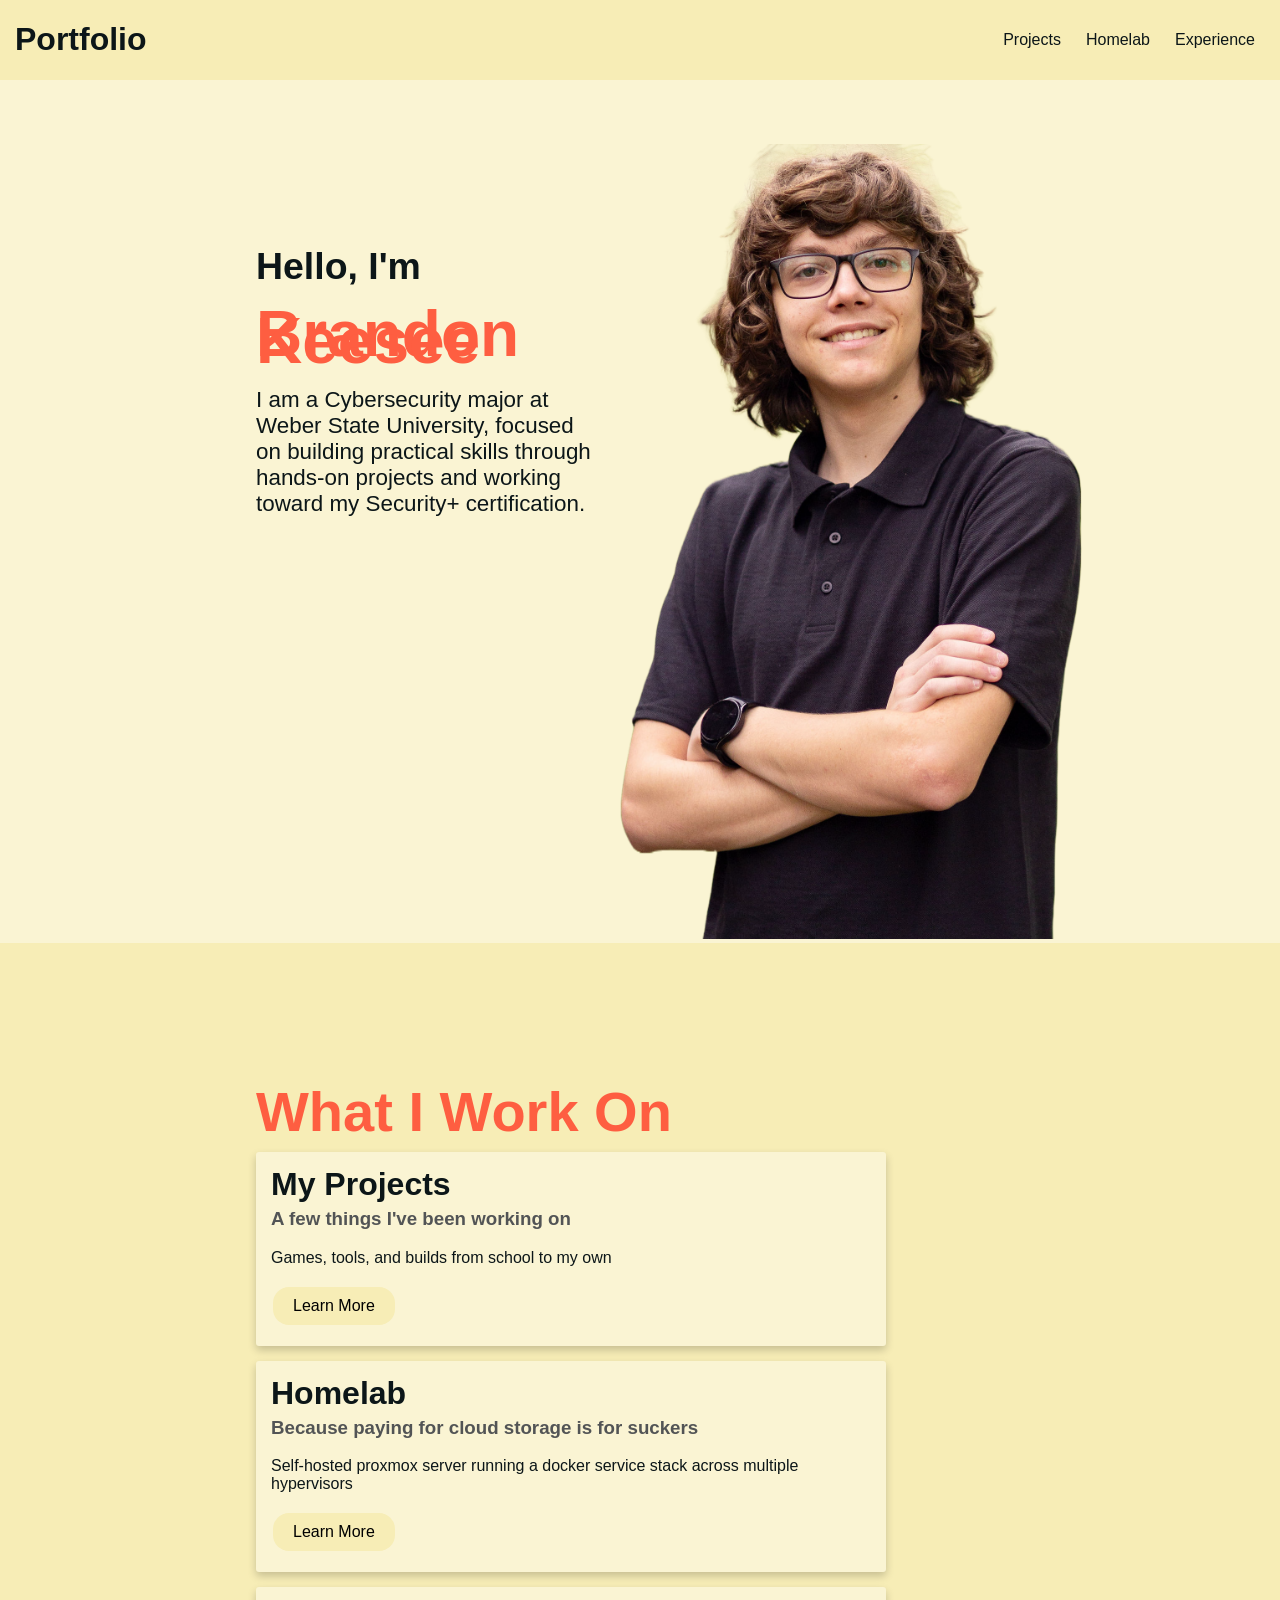
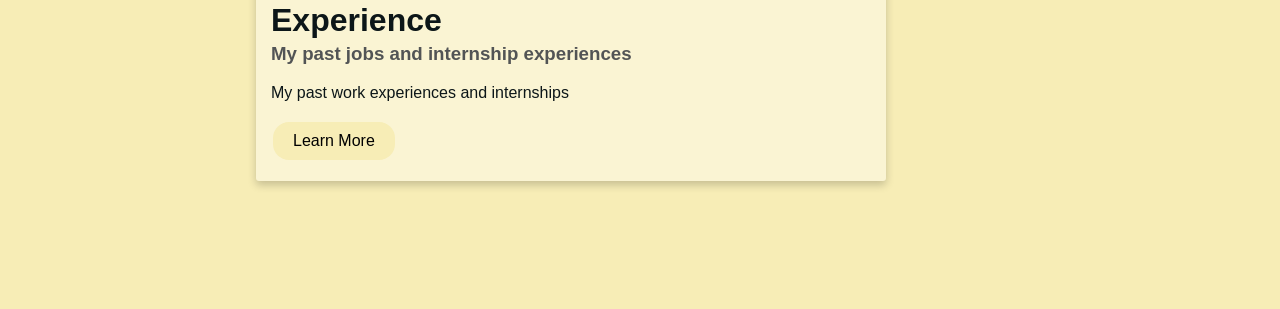
<file: index.html>
<!DOCTYPE html>
<html lang="en">
<head>
	<meta charset="UTF-8">
	<meta name="viewport" content="width=device-width, initial-scale=1.0">
	<title>Brandon Keesee | Cybersecurity Student</title>
	<link rel="stylesheet" href="styles.css">
</head>
<body>
    <div class="nav-bar">
        <h1><a href="index.html">Portfolio</a></h1>
        <ul class="nav-links">
            <li><a href="projects.html">Projects</a></li>
            <li><a href="homelab.html">Homelab</a></li>
            <li><a href="experience.html">Experience</a></li>
        </ul>
    </div>

    <div class="intro-container"> <!-- Column Container-->
        <div class="intro-box">  <!-- Column 1-->
        <h3>Hello, I'm</h3>
        <h1 class="intro-head">Brandon Keesee</h1>
        <p style="font-size: 70%; font-weight: 100;">I am a Cybersecurity major at Weber State University, focused on building practical skills through hands-on projects and working toward my Security+ certification.</p>
        </div>

        <div class="intro-img"> <!-- Image Column-->
            <img src="Me.png", width="80%", alt="A picture of my cool handsome self">
        </div>
    </div>

    <!-- About Me -->
    <div class="lower-body">
        <div class="lower-container">
            <h1 class="intro-head", style="font-size: 350%;">What I Work On</h1>
            <div class="info-card">
                <h1 style="line-height: 10%;">My Projects</h1>
                <h3 class="subtitle">A few things I've been working on</h3>
                <p>Games, tools, and builds from school to my own </p>
                <a class="learn-more", href="projects.html">Learn More</a>
                <p></p>
            </div>
            <div class="info-card">
                <h1 style="line-height: 10%;">Homelab</h1>
                <h3 class="subtitle">Because paying for cloud storage is for suckers</h3>
                <p>Self-hosted proxmox server running a docker service stack across multiple hypervisors</p>
                <a class="learn-more" href="homelab.html">Learn More</a>
                <p></p>
            </div>
            <div class="info-card">
                <h1 style="line-height: 10%;">Experience</h1>
                <h3 class="subtitle">My past jobs and internship experiences</h3>
                <p>My past work experiences and internships</p>
                <a class="learn-more" href="experience.html">Learn More</a>
                <p></p>
            </div>
        </div>
    </div>
</body>
</html>
</file>
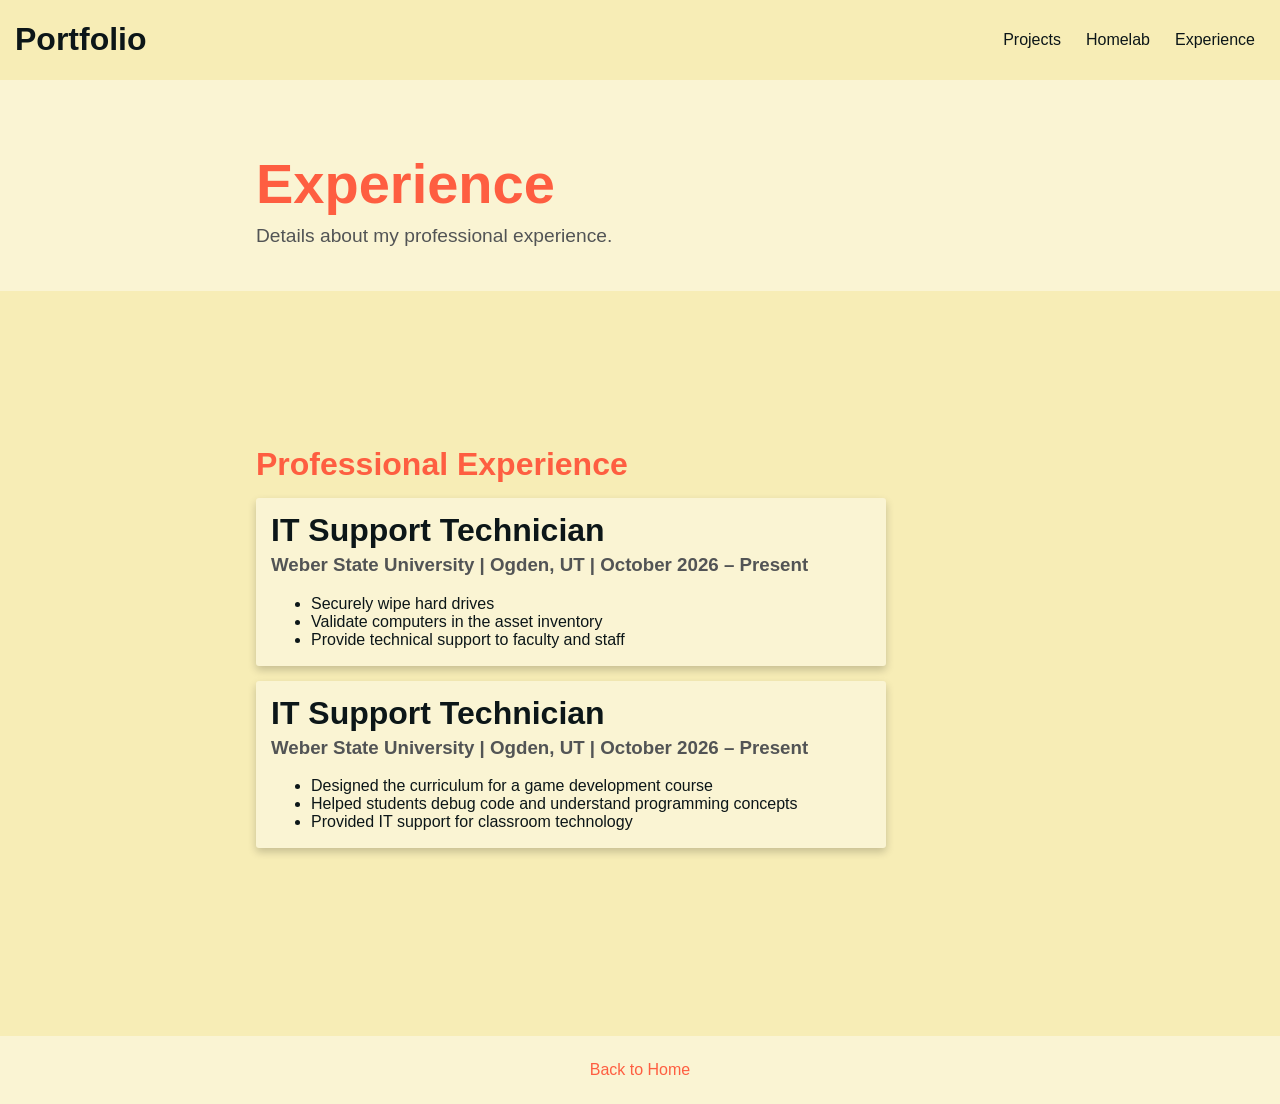
<file: experience.html>
<!DOCTYPE html>
<html lang="en">
<head>
	<meta charset="UTF-8">
	<meta name="viewport" content="width=device-width, initial-scale=1.0">
	<title>Experience | Brandon Keesee</title>
	<link rel="stylesheet" href="styles.css">
</head>
<body>
	<div class="nav-bar">
		<h1><a href="index.html">Portfolio</a></h1>
		<ul class="nav-links">
			<li><a href="projects.html">Projects</a></li>
			<li><a href="homelab.html">Homelab</a></li>
			<li><a href="experience.html">Experience</a></li>
		</ul>
	</div>

	<!-- Page Header -->
	<div class="page-header">
		<h1 class="intro-head">Experience</h1>
		<p class="page-tagline">Details about my professional experience.</p>
	</div>

	<!-- Page Content -->
	<div class="lower-body">
		<div class="lower-container">

			<div class="page-section">
				<h2 class="section-title">Professional Experience</h2>

				<div class="info-card">
					<h1 style="line-height: 10%;">IT Support Technician</h1>
					<h3 class="subtitle">Weber State University | Ogden, UT | October 2026 – Present</h3>
					<ul>
						<li>Securely wipe hard drives</li>
						<li>Validate computers in the asset inventory</li>
						<li>Provide technical support to faculty and staff</li>
					</ul>
				</div>

				<div class="info-card">
					<h1 style="line-height: 10%;">IT Support Technician</h1>
					<h3 class="subtitle">Weber State University | Ogden, UT | October 2026 – Present</h3>
					<ul>
						<li>Designed the curriculum for a game development course</li>
						<li>Helped students debug code and understand programming concepts</li>
						<li>Provided IT support for classroom technology</li>
					</ul>
				</div>
			</div>

		</div>
	</div>

	<div class="footer">
		<a href="index.html">Back to Home</a>
	</div>
</body>
</html>
</file>
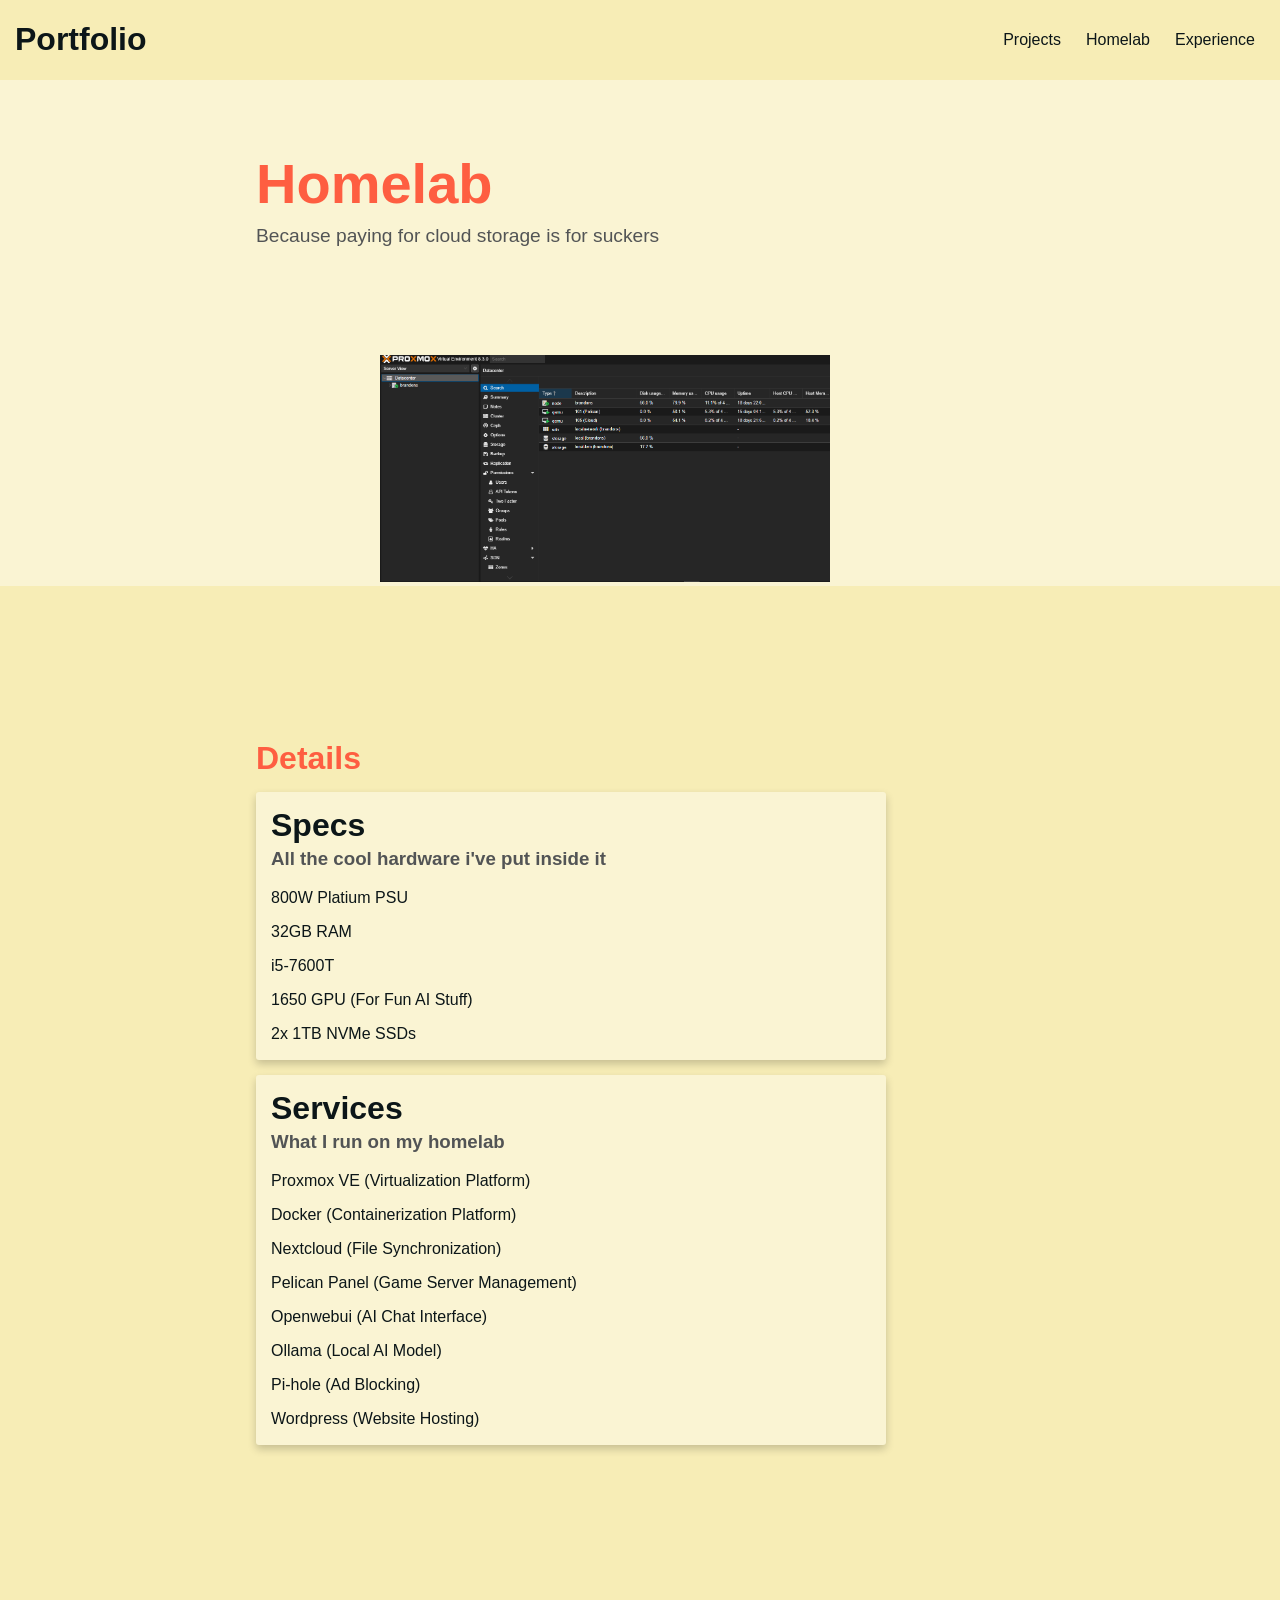
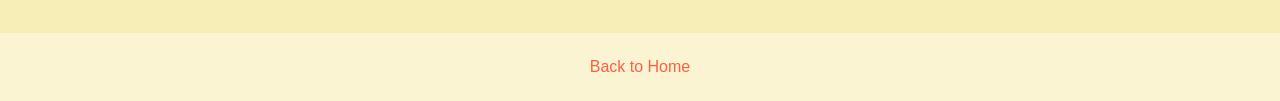
<file: homelab.html>
<!DOCTYPE html>
<html lang="en">
<head>
	<meta charset="UTF-8">
	<meta name="viewport" content="width=device-width, initial-scale=1.0">
	<title>Homelab | Brandon Keesee</title>
	<link rel="stylesheet" href="styles.css">
</head>
<body>
	<div class="nav-bar">
		<h1><a href="index.html">Portfolio</a></h1>
		<ul class="nav-links">
			<li><a href="projects.html">Projects</a></li>
			<li><a href="homelab.html">Homelab</a></li>
			<li><a href="experience.html">Experience</a></li>
		</ul>
	</div>

	<!-- Page Header -->
    <div class="intro-container"></div>
        <div class="page-header">
            <h1 class="intro-head">Homelab</h1>
            <p class="page-tagline">Because paying for cloud storage is for suckers</p>
        </div>
        <div class="intro-img", style="padding-left: 380px";> <!-- Image Column-->
                <img src="homelab.png", width="50%", alt="My homelab dashboard">
        </div>
    </div>

	<!-- Page Content -->
	<div class="lower-body">
		<div class="lower-container">

			<div class="page-section">
				<h2 class="section-title">Details</h2>

				<div class="info-card">
					<h1 style="line-height: 10%;">Specs</h1>
					<h3 class="subtitle">All the cool hardware i've put inside it</h3>
					<p>800W Platium PSU</p>
                    <p>32GB RAM</p>
                    <p>i5-7600T</p>
                    <p>1650 GPU (For Fun AI Stuff)</p>
                    <p>2x 1TB NVMe SSDs</p>
					<p></p>
				</div>

				<div class="info-card">
					<h1 style="line-height: 10%;">Services</h1>
					<h3 class="subtitle">What I run on my homelab</h3>
					<p>Proxmox VE (Virtualization Platform)</p>
                    <p>Docker (Containerization Platform)</p>
                    <p>Nextcloud (File Synchronization)</p>
                    <p>Pelican Panel (Game Server Management)</p>
                    <p>Openwebui (AI Chat Interface)</p>
                    <p>Ollama (Local AI Model)</p>
                    <p>Pi-hole (Ad Blocking)</p>
                    <p>Wordpress (Website Hosting)</p>
					<p></p>
				</div>
			</div>

		</div>
	</div>

	<div class="footer">
		<a href="index.html">Back to Home</a>
	</div>
</body>
</html>
</file>
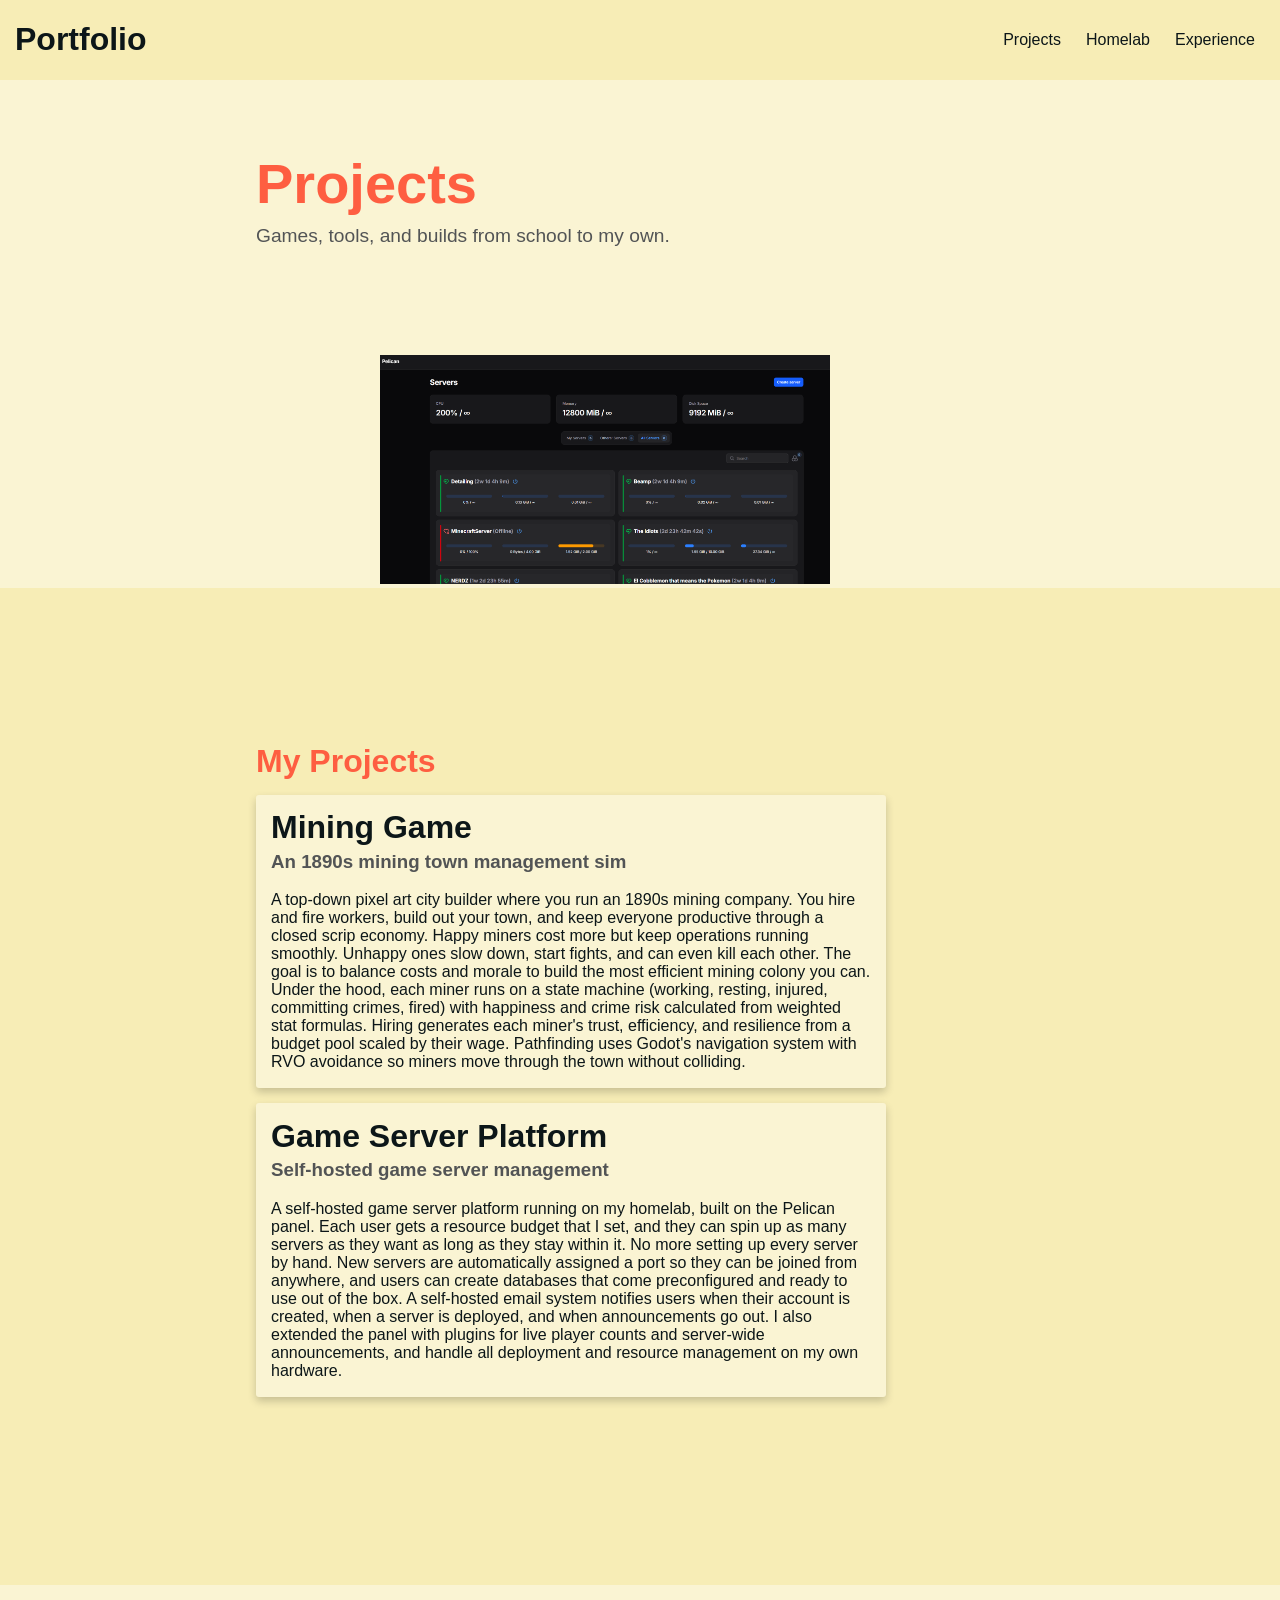
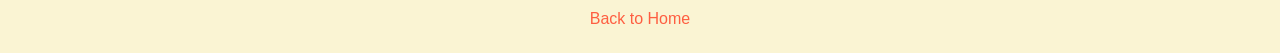
<file: projects.html>
<!DOCTYPE html>
<html lang="en">
<head>
	<meta charset="UTF-8">
	<meta name="viewport" content="width=device-width, initial-scale=1.0">
	<title>Projects | Brandon Keesee</title>
	<link rel="stylesheet" href="styles.css">
</head>
<body>
	<div class="nav-bar">
		<h1><a href="index.html">Portfolio</a></h1>
		<ul class="nav-links">
			<li><a href="projects.html">Projects</a></li>
			<li><a href="homelab.html">Homelab</a></li>
			<li><a href="experience.html">Experience</a></li>
		</ul>
	</div>

	<!-- Page Header -->
    <div class="intro-container"></div>
		<div class="page-header">
			<h1 class="intro-head">Projects</h1>
			<p class="page-tagline">Games, tools, and builds from school to my own.</p>
		</div>
		<div class="intro-img", style="padding-left: 380px";> <!-- Image Column-->
			<img src="pelican.png", width="50%", alt="My homelab dashboard">
		</div>
	</div>

	<!-- Page Content -->
	<div class="lower-body">
		<div class="lower-container">

			<div class="page-section">
				<h2 class="section-title">My Projects</h2>

				<div class="info-card">
					<h1 style="line-height: 10%;">Mining Game</h1>
					<h3 class="subtitle">An 1890s mining town management sim</h3>
					<p>A top-down pixel art city builder where you run an 1890s mining company. You hire and fire workers, build out your town, and keep everyone productive through a closed scrip economy. Happy miners cost more but keep operations running smoothly. Unhappy ones slow down, start fights, and can even kill each other. The goal is to balance costs and morale to build the most efficient mining colony you can. Under the hood, each miner runs on a state machine (working, resting, injured, committing crimes, fired) with happiness and crime risk calculated from weighted stat formulas. Hiring generates each miner's trust, efficiency, and resilience from a budget pool scaled by their wage. Pathfinding uses Godot's navigation system with RVO avoidance so miners move through the town without colliding.</p>
					<!-- <a class="learn-more" href="#">Learn More</a> -->
					<p></p>
				</div>

				<div class="info-card">
					<h1 style="line-height: 10%;">Game Server Platform</h1>
					<h3 class="subtitle">Self-hosted game server management</h3>
					<p>A self-hosted game server platform running on my homelab, built on the Pelican panel. Each user gets a resource budget that I set, and they can spin up as many servers as they want as long as they stay within it. No more setting up every server by hand. New servers are automatically assigned a port so they can be joined from anywhere, and users can create databases that come preconfigured and ready to use out of the box. A self-hosted email system notifies users when their account is created, when a server is deployed, and when announcements go out. I also extended the panel with plugins for live player counts and server-wide announcements, and handle all deployment and resource management on my own hardware.</p>
					<!-- <a class="learn-more" href="#">Learn More</a> -->
					<p></p>
				</div>
			</div>

		</div>
	</div>

	<div class="footer">
		<a href="index.html">Back to Home</a>
	</div>
</body>
</html>
</file>
<file: styles.css>
body {
	font-family: Arial, sans-serif;
	margin: 0;
    background-color: #FAF4D3;
    color: #0C1618;
}

.nav-bar {
	background-color: #F7EDB6;
	display: flex;
	justify-content: space-between;
	align-items: center;
	padding: 0 25px 0 15px;
}

.nav-links {
	list-style-type: none;
	display: flex;
	gap: 25px;
	margin: 0;
	padding: 0;
}

.intro-head {
    line-height: 10%;
    color: #FE5E41;;
}

.intro-box {
    font-size: 200%;
    margin-left: 20%;
    margin-top: 10%;
    width: 50%;
}

.intro-container {
    display: flex;
}

.intro-img {
    margin-top: 5%;
}

.lower-body {
    background-color: #F7EDB6;
    margin-top: 0%;
    padding-bottom: 10%;
}

.lower-container {
    padding-top: 10%;
    margin-left: 20%;
}

.subtitle {
    color: #525455;
}
.info-card {
    width: 600px;
    background-color: #FAF4D3;
    box-shadow: 0 4px 8px 0 rgba(0,0,0,0.2);
    padding-left: 15px;
    padding-right: 15px;
    padding-top: 10px;
    padding-bottom: 1px;
    border-radius: 3px;
   margin-top: 15px;
}

.learn-more {
    background-color: #F7EDB6;
    border: none;
    color: black;
    padding: 10px 20px;
    text-align: center;
    text-decoration: none;
    display: inline-block;
    margin: 4px 2px;
    cursor: pointer;
    border-radius: 16px;
}

a {
    text-decoration: none;
    color: #0C1618;
}


/* Projects Page */

.page-header {
	margin-left: 20%;
	padding-top: 5%;
	padding-bottom: 2%;
}

.page-header .intro-head {
	font-size: 350%;
}

.page-tagline {
	color: #525455;
	font-size: 120%;
	font-weight: 100;
}

.page-section {
	margin-bottom: 60px;
}

.section-title {
	color: #FE5E41;
	font-size: 200%;
	margin-bottom: 10px;
}

.footer {
	background-color: #FAF4D3;
	text-align: center;
	padding: 25px;
}

.footer a {
	color: #FE5E41;
}
</file>
